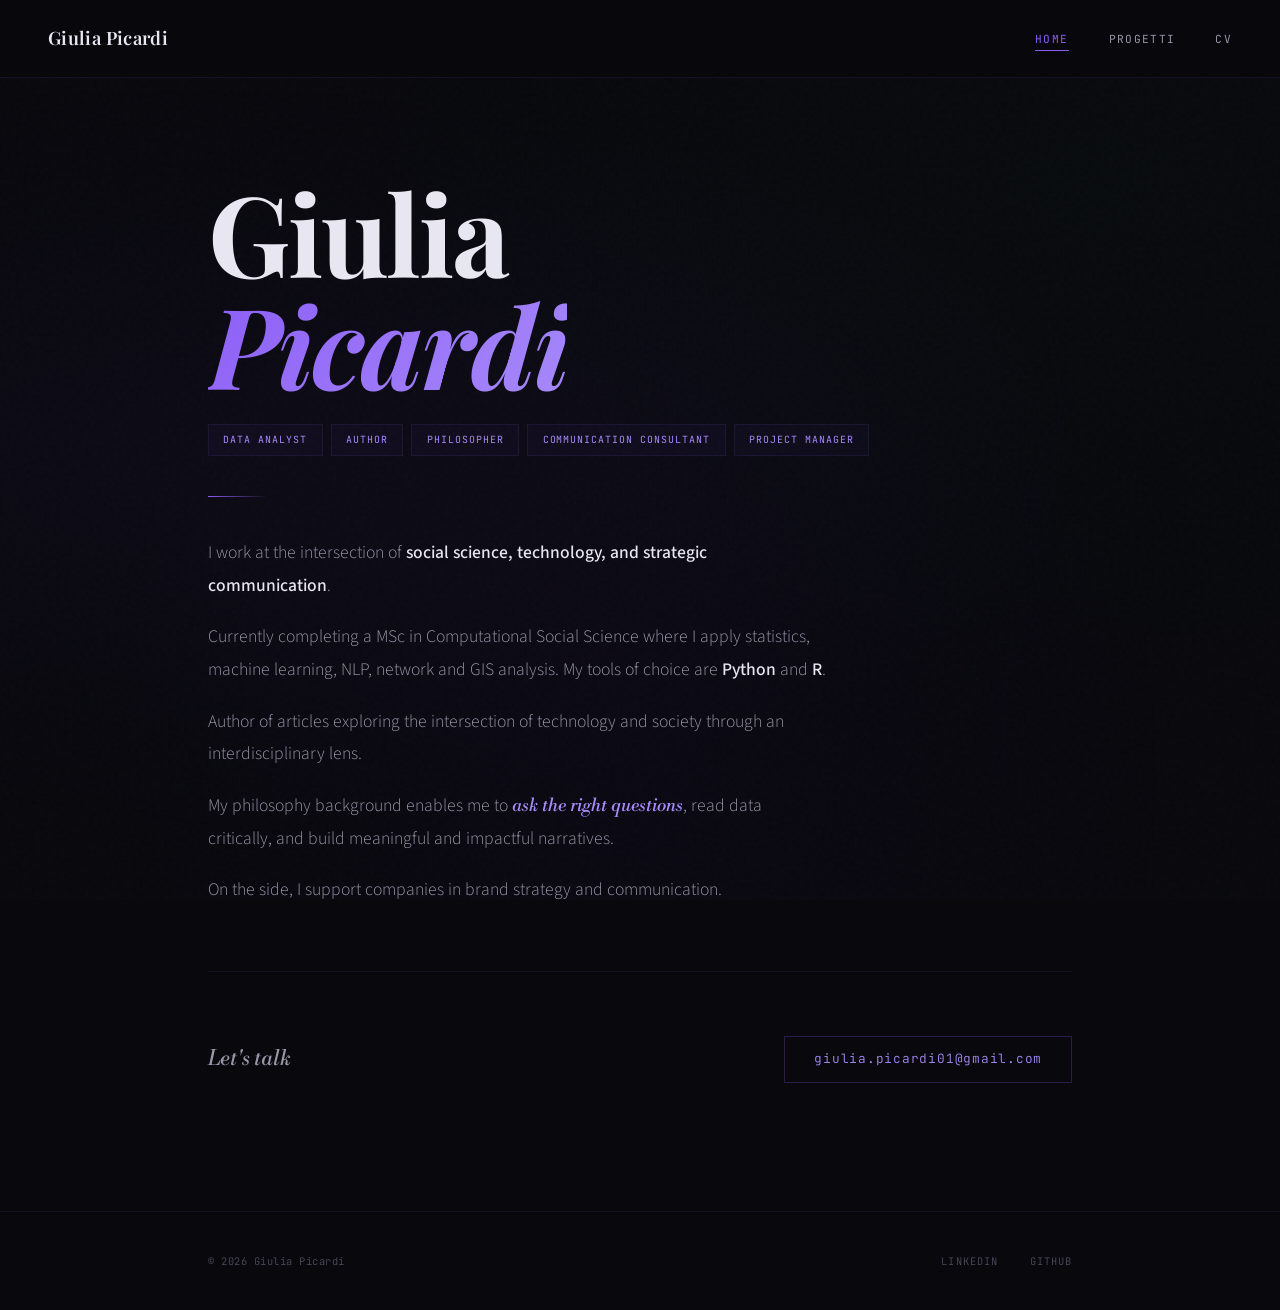
<file: index.html>
<!DOCTYPE html>
<html lang="en">
<head>
  <meta charset="UTF-8">
  <meta name="viewport" content="width=device-width, initial-scale=1.0">
  <title>Giulia Picardi</title>
  <link rel="stylesheet" href="style.css">
</head>
<body>

  <nav>
    <a href="index.html" class="logo">Giulia Picardi</a>
    <button class="nav-toggle" onclick="document.querySelector('.nav-links').classList.toggle('open')">
      <span></span><span></span><span></span>
    </button>
    <ul class="nav-links">
      <li><a href="index.html" class="active">Home</a></li>
      <li><a href="progetti.html">Progetti</a></li>
      <li><a href="cv.html">CV</a></li>
    </ul>
  </nav>

  <main>
    <div class="container">
      <section class="hero">

        <div class="vine-decoration">
          <svg viewBox="0 0 250 500" xmlns="http://www.w3.org/2000/svg">
            <path d="M200 0 C160 70 230 110 180 180 C130 250 210 290 160 370 C130 410 150 450 140 500" stroke="#8b5cf6" fill="none" stroke-width="1.5" opacity="0.6"/>
            <path d="M180 180 C145 170 125 190 135 215" stroke="#22c55e" fill="none" stroke-width="1" opacity="0.7"/>
            <path d="M160 370 C125 360 105 380 115 405" stroke="#22c55e" fill="none" stroke-width="1" opacity="0.7"/>
            <circle cx="135" cy="215" r="3" fill="#22c55e" opacity="0.4"/>
            <circle cx="115" cy="405" r="2.5" fill="#22c55e" opacity="0.4"/>
            <path d="M210 40 C180 80 220 110 195 140" stroke="#8b5cf6" fill="none" stroke-width="0.8" opacity="0.3"/>
            <path d="M195 140 C170 135 158 150 165 170" stroke="#22c55e" fill="none" stroke-width="0.8" opacity="0.4"/>
            <circle cx="165" cy="170" r="2" fill="#22c55e" opacity="0.3"/>
          </svg>
        </div>

        <h1 class="hero-name">Giulia<br><span class="accent">Picardi</span></h1>

        <div class="hero-roles">
          <span class="role-tag">Data Analyst</span>
          <span class="role-tag">Author</span>
          <span class="role-tag">Philosopher</span>
          <span class="role-tag">Communication Consultant</span>
          <span class="role-tag">Project Manager</span>
        </div>

        <div class="hero-divider"></div>

        <div class="hero-bio">
          <p>I work at the intersection of <strong>social science, technology, and strategic communication</strong>.</p>
          <p>Currently completing a MSc in Computational Social Science where I apply statistics, machine learning, NLP, network and GIS analysis. My tools of choice are <strong>Python</strong> and <strong>R</strong>.</p>
          <p>Author of articles exploring the intersection of technology and society through an interdisciplinary lens.</p>
          <p>My philosophy background enables me to <em>ask the right questions</em>, read data critically, and build meaningful and impactful narratives.</p>
          <p>On the side, I support companies in brand strategy and communication.</p>
        </div>

      </section>
    </div>

    <div class="container">
      <div class="contact-strip">
        <div class="contact-inner">
          <span class="contact-text">Let's talk</span>
          <a href="mailto:giulia.picardi01@gmail.com" class="contact-email">giulia.picardi01@gmail.com</a>
        </div>
      </div>
    </div>
  </main>

  <footer>
    <div class="container">
      <div class="footer-content">
        <span class="footer-left">&copy; 2026 Giulia Picardi</span>
        <div class="footer-links">
          <a href="https://linkedin.com/in/giuliapicardi" target="_blank">LinkedIn</a>
          <a href="https://github.com/giuliapic" target="_blank">GitHub</a>
        </div>
      </div>
    </div>
  </footer>

</body>
</html>
</file>
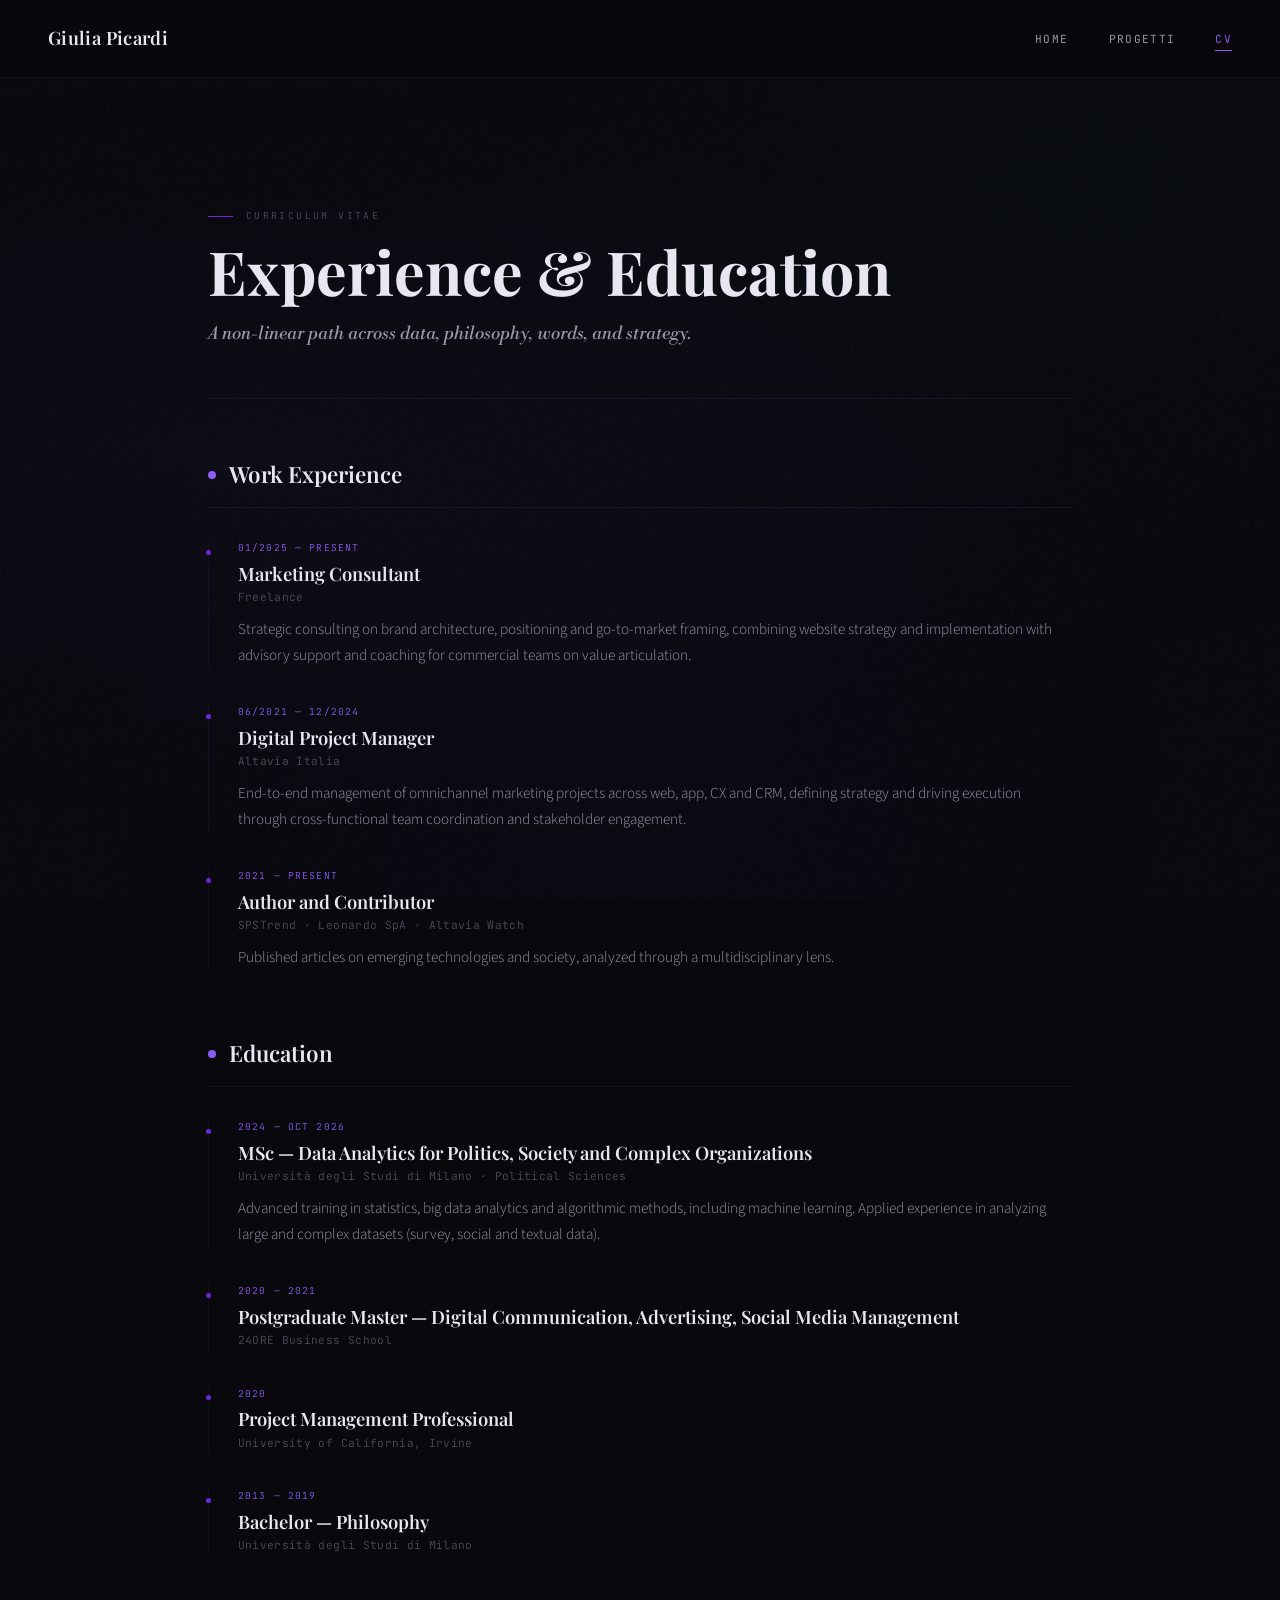
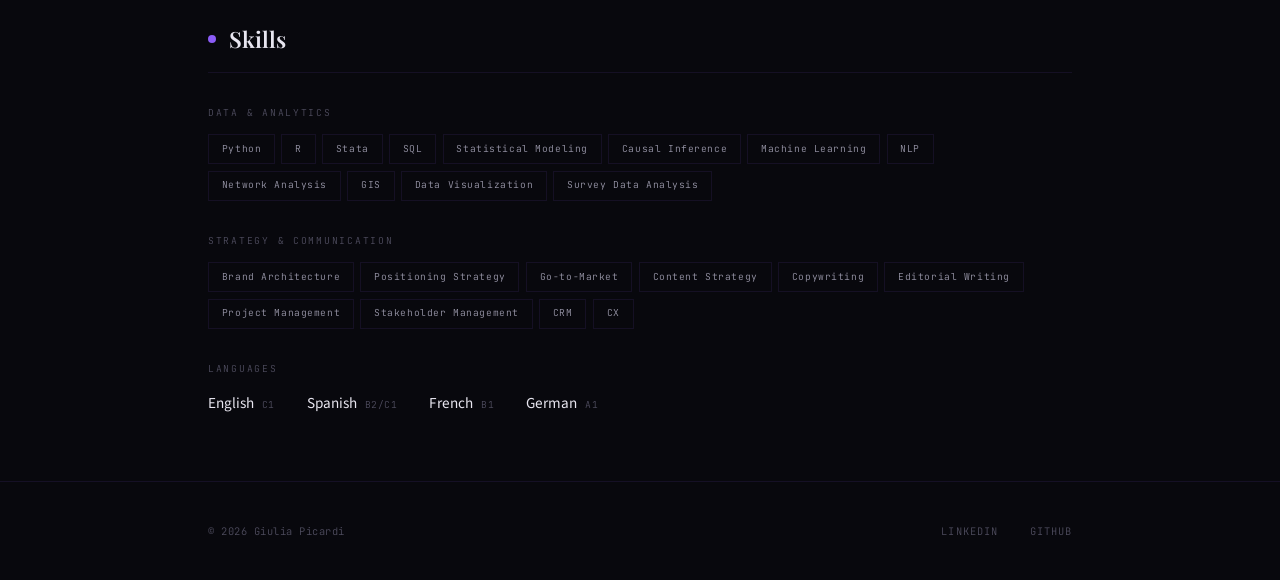
<file: cv.html>
<!DOCTYPE html>
<html lang="en">
<head>
  <meta charset="UTF-8">
  <meta name="viewport" content="width=device-width, initial-scale=1.0">
  <title>CV — Giulia Picardi</title>
  <link rel="stylesheet" href="style.css">
</head>
<body>

  <nav>
    <a href="index.html" class="logo">Giulia Picardi</a>
    <button class="nav-toggle" onclick="document.querySelector('.nav-links').classList.toggle('open')">
      <span></span><span></span><span></span>
    </button>
    <ul class="nav-links">
      <li><a href="index.html">Home</a></li>
      <li><a href="progetti.html">Progetti</a></li>
      <li><a href="cv.html" class="active">CV</a></li>
    </ul>
  </nav>

  <main>
    <div class="container">

      <div class="page-header">
        <span class="section-label">Curriculum Vitae</span>
        <h1>Experience &amp; Education</h1>
        <p>A non-linear path across data, philosophy, words, and strategy.</p>
      </div>

      <!-- WORK EXPERIENCE -->
      <div class="cv-section">
        <h2 class="cv-section-title">Work Experience</h2>

        <div class="cv-entry">
          <span class="cv-period">01/2025 — Present</span>
          <h3>Marketing Consultant</h3>
          <span class="cv-place">Freelance</span>
          <p>Strategic consulting on brand architecture, positioning and go-to-market framing, combining website strategy and implementation with advisory support and coaching for commercial teams on value articulation.</p>
        </div>

        <div class="cv-entry">
          <span class="cv-period">06/2021 — 12/2024</span>
          <h3>Digital Project Manager</h3>
          <span class="cv-place">Altavia Italia</span>
          <p>End-to-end management of omnichannel marketing projects across web, app, CX and CRM, defining strategy and driving execution through cross-functional team coordination and stakeholder engagement.</p>
        </div>

        <div class="cv-entry">
          <span class="cv-period">2021 — Present</span>
          <h3>Author and Contributor</h3>
          <span class="cv-place">SPSTrend · Leonardo SpA · Altavia Watch</span>
          <p>Published articles on emerging technologies and society, analyzed through a multidisciplinary lens.</p>
        </div>
      </div>

      <!-- EDUCATION -->
      <div class="cv-section">
        <h2 class="cv-section-title">Education</h2>

        <div class="cv-entry">
          <span class="cv-period">2024 — Oct 2026</span>
          <h3>MSc — Data Analytics for Politics, Society and Complex Organizations</h3>
          <span class="cv-place">Università degli Studi di Milano · Political Sciences</span>
          <p>Advanced training in statistics, big data analytics and algorithmic methods, including machine learning. Applied experience in analyzing large and complex datasets (survey, social and textual data).</p>
        </div>

        <div class="cv-entry">
          <span class="cv-period">2020 — 2021</span>
          <h3>Postgraduate Master — Digital Communication, Advertising, Social Media Management</h3>
          <span class="cv-place">24ORE Business School</span>
        </div>

        <div class="cv-entry">
          <span class="cv-period">2020</span>
          <h3>Project Management Professional</h3>
          <span class="cv-place">University of California, Irvine</span>
        </div>

        <div class="cv-entry">
          <span class="cv-period">2013 — 2019</span>
          <h3>Bachelor — Philosophy</h3>
          <span class="cv-place">Università degli Studi di Milano</span>
        </div>
      </div>

      <!-- SKILLS -->
      <div class="cv-section">
        <h2 class="cv-section-title">Skills</h2>

        <div class="skills-section">

          <div class="skills-group">
            <div class="skills-group-title">Data &amp; Analytics</div>
            <div class="skills-tags">
              <span class="skill-tag">Python</span>
              <span class="skill-tag">R</span>
              <span class="skill-tag">Stata</span>
              <span class="skill-tag">SQL</span>
              <span class="skill-tag">Statistical Modeling</span>
              <span class="skill-tag">Causal Inference</span>
              <span class="skill-tag">Machine Learning</span>
              <span class="skill-tag">NLP</span>
              <span class="skill-tag">Network Analysis</span>
              <span class="skill-tag">GIS</span>
              <span class="skill-tag">Data Visualization</span>
              <span class="skill-tag">Survey Data Analysis</span>
            </div>
          </div>

          <div class="skills-group">
            <div class="skills-group-title">Strategy &amp; Communication</div>
            <div class="skills-tags">
              <span class="skill-tag">Brand Architecture</span>
              <span class="skill-tag">Positioning Strategy</span>
              <span class="skill-tag">Go-to-Market</span>
              <span class="skill-tag">Content Strategy</span>
              <span class="skill-tag">Copywriting</span>
              <span class="skill-tag">Editorial Writing</span>
              <span class="skill-tag">Project Management</span>
              <span class="skill-tag">Stakeholder Management</span>
              <span class="skill-tag">CRM</span>
              <span class="skill-tag">CX</span>
            </div>
          </div>

          <div class="skills-group">
            <div class="skills-group-title">Languages</div>
            <div class="languages-row">
              <div class="lang-item">
                <span class="lang-name">English</span>
                <span class="lang-level">C1</span>
              </div>
              <div class="lang-item">
                <span class="lang-name">Spanish</span>
                <span class="lang-level">B2/C1</span>
              </div>
              <div class="lang-item">
                <span class="lang-name">French</span>
                <span class="lang-level">B1</span>
              </div>
              <div class="lang-item">
                <span class="lang-name">German</span>
                <span class="lang-level">A1</span>
              </div>
            </div>
          </div>

        </div>
      </div>

    </div>
  </main>

  <footer>
    <div class="container">
      <div class="footer-content">
        <span class="footer-left">&copy; 2026 Giulia Picardi</span>
        <div class="footer-links">
          <a href="https://linkedin.com/in/giuliapicardi" target="_blank">LinkedIn</a>
          <a href="https://github.com/giuliapic" target="_blank">GitHub</a>
        </div>
      </div>
    </div>
  </footer>

</body>
</html>
</file>
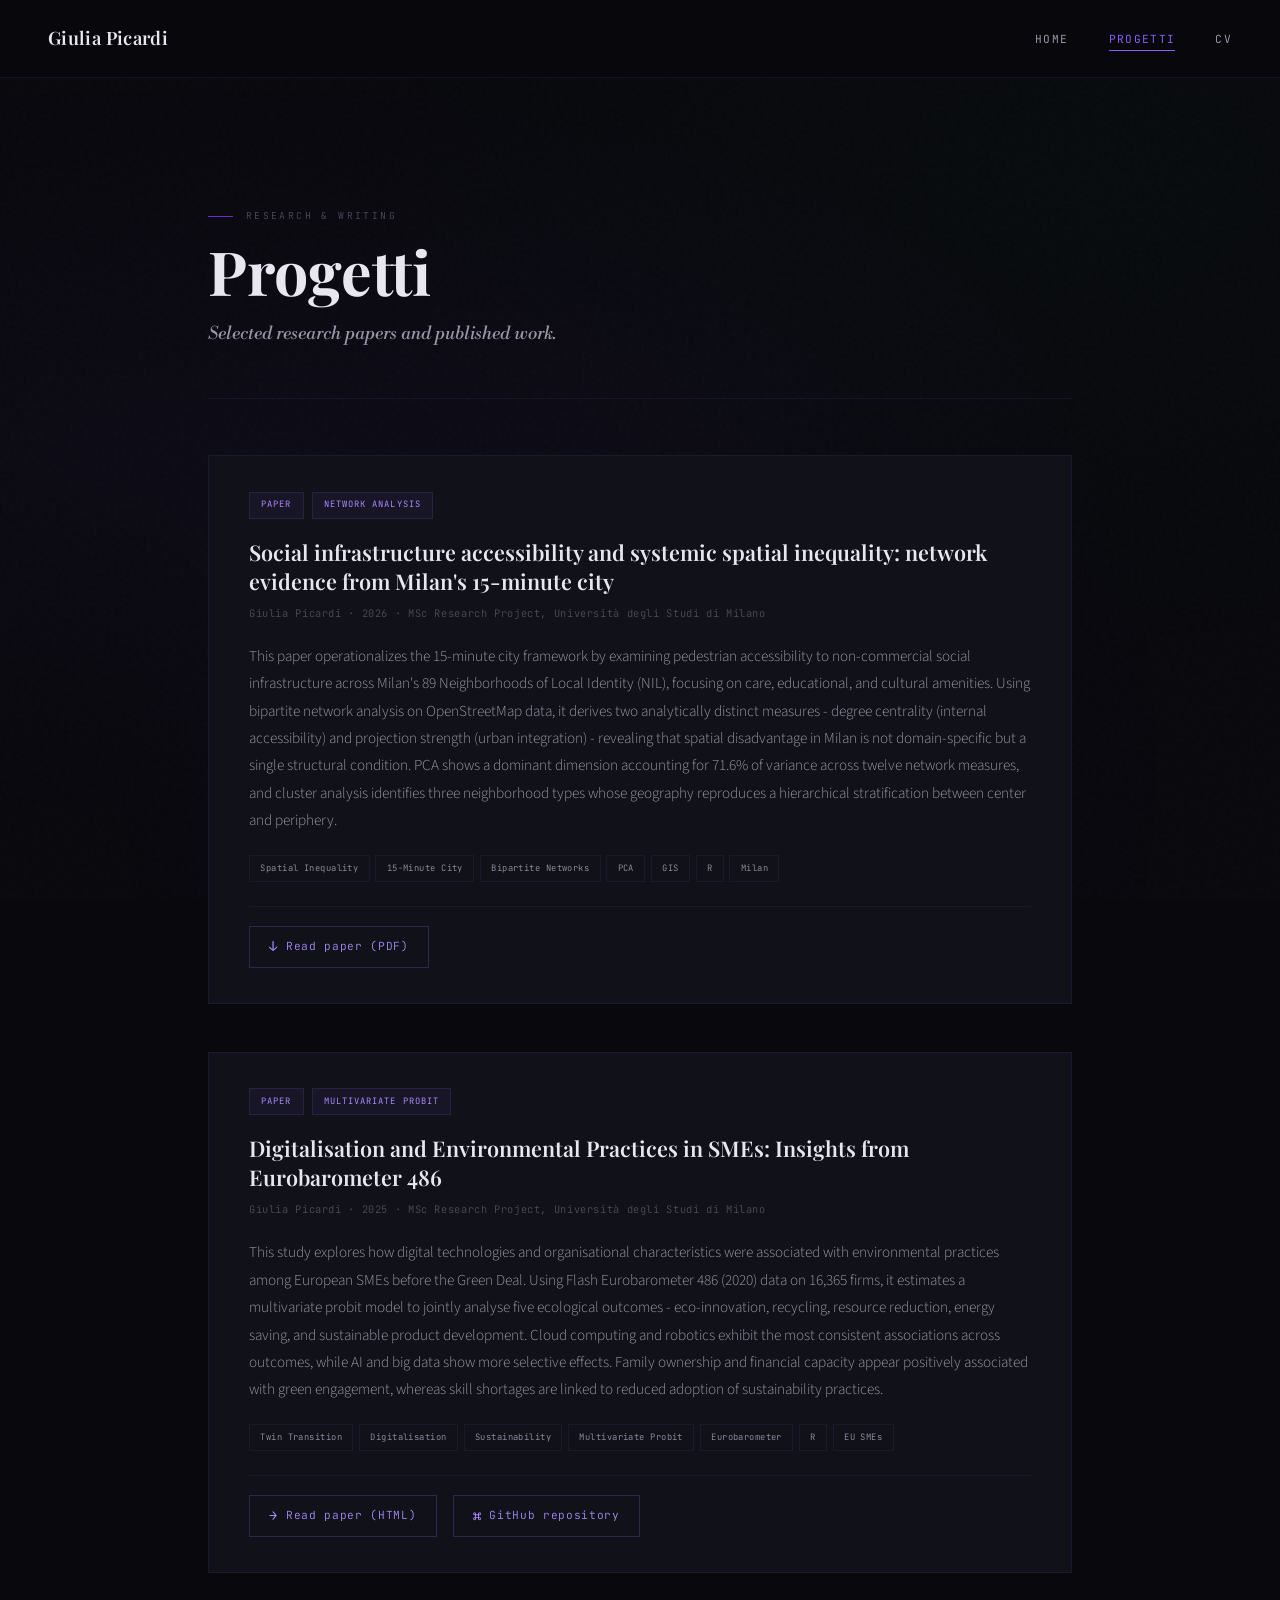
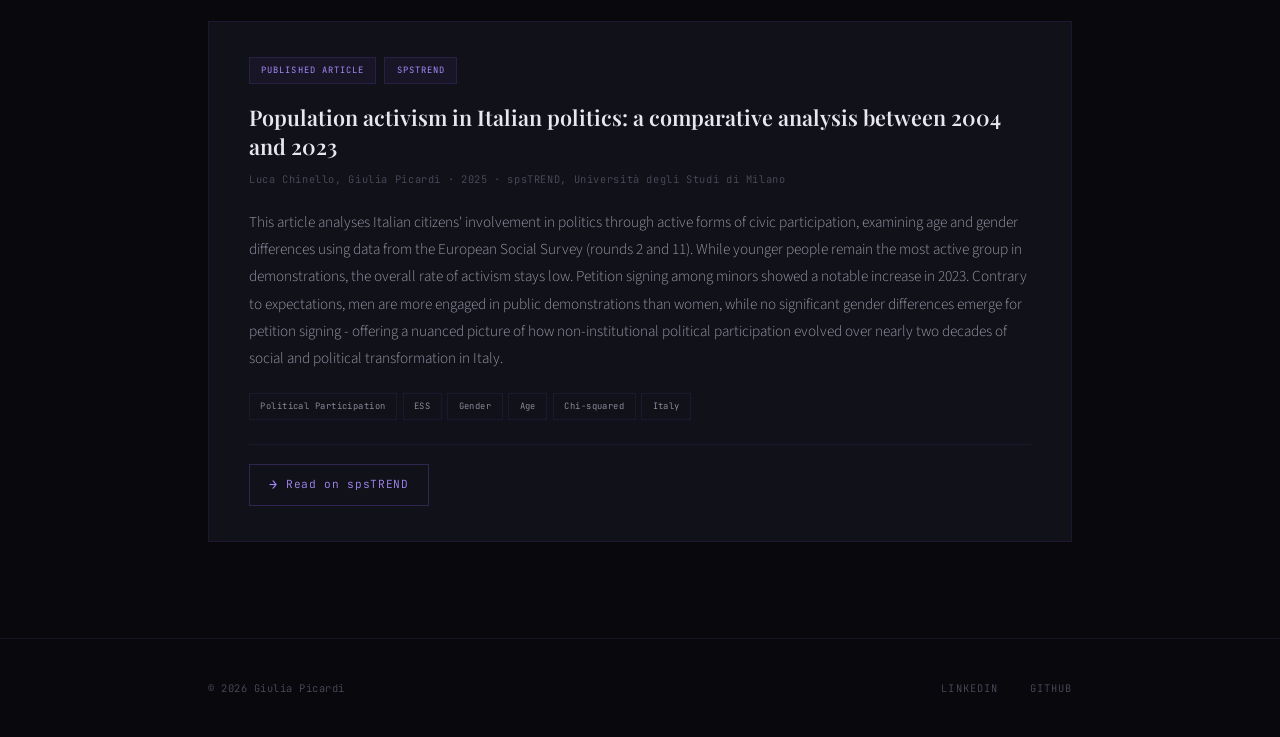
<file: progetti.html>
<!DOCTYPE html>
<html lang="en">
<head>
  <meta charset="UTF-8">
  <meta name="viewport" content="width=device-width, initial-scale=1.0">
  <title>Progetti — Giulia Picardi</title>
  <meta name="description" content="Research projects by Giulia Picardi — Computational Social Science, Network Analysis, Political Participation, Digital Sustainability.">
  <link rel="stylesheet" href="style.css">
</head>
<body>

  <nav>
    <a href="index.html" class="logo">Giulia Picardi</a>
    <button class="nav-toggle" onclick="document.querySelector('.nav-links').classList.toggle('open')">
      <span></span><span></span><span></span>
    </button>
    <ul class="nav-links">
      <li><a href="index.html">Home</a></li>
      <li><a href="progetti.html" class="active">Progetti</a></li>
      <li><a href="cv.html">CV</a></li>
    </ul>
  </nav>

  <main>
    <div class="container">

      <div class="page-header">
        <span class="section-label">Research &amp; Writing</span>
        <h1>Progetti</h1>
        <p>Selected research papers and published work.</p>
      </div>

      <!-- PROJECT CARDS -->
      <div class="projects-list">

        <!-- Project 1: Milan 15-min city -->
        <article class="project-card">
          <div class="project-type">
            <span class="type-tag">Paper</span>
            <span class="type-tag">Network Analysis</span>
          </div>
          <h2 class="project-title">Social infrastructure accessibility and systemic spatial inequality: network evidence from Milan's 15-minute city</h2>
          <p class="project-meta">Giulia Picardi · 2026 · MSc Research Project, Università degli Studi di Milano</p>
          <div class="project-abstract">
            <p>This paper operationalizes the 15-minute city framework by examining pedestrian accessibility to non-commercial social infrastructure across Milan's 89 Neighborhoods of Local Identity (NIL), focusing on care, educational, and cultural amenities. Using bipartite network analysis on OpenStreetMap data, it derives two analytically distinct measures - degree centrality (internal accessibility) and projection strength (urban integration) - revealing that spatial disadvantage in Milan is not domain-specific but a single structural condition. PCA shows a dominant dimension accounting for 71.6% of variance across twelve network measures, and cluster analysis identifies three neighborhood types whose geography reproduces a hierarchical stratification between center and periphery.</p>
          </div>
          <div class="project-tags">
            <span class="p-tag">Spatial Inequality</span>
            <span class="p-tag">15-Minute City</span>
            <span class="p-tag">Bipartite Networks</span>
            <span class="p-tag">PCA</span>
            <span class="p-tag">GIS</span>
            <span class="p-tag">R</span>
            <span class="p-tag">Milan</span>
          </div>
          <div class="project-links">
            <a href="Giulia_Picardi_paper.pdf" class="project-link" target="_blank">
              <span class="link-icon">↓</span> Read paper (PDF)
            </a>
          </div>
        </article>

        <!-- Project 2: Twin Transition SMEs -->
        <article class="project-card">
          <div class="project-type">
            <span class="type-tag">Paper</span>
            <span class="type-tag">Multivariate Probit</span>
          </div>
          <h2 class="project-title">Digitalisation and Environmental Practices in SMEs: Insights from Eurobarometer 486</h2>
          <p class="project-meta">Giulia Picardi · 2025 · MSc Research Project, Università degli Studi di Milano</p>
          <div class="project-abstract">
            <p>This study explores how digital technologies and organisational characteristics were associated with environmental practices among European SMEs before the Green Deal. Using Flash Eurobarometer 486 (2020) data on 16,365 firms, it estimates a multivariate probit model to jointly analyse five ecological outcomes - eco-innovation, recycling, resource reduction, energy saving, and sustainable product development. Cloud computing and robotics exhibit the most consistent associations across outcomes, while AI and big data show more selective effects. Family ownership and financial capacity appear positively associated with green engagement, whereas skill shortages are linked to reduced adoption of sustainability practices.</p>
          </div>
          <div class="project-tags">
            <span class="p-tag">Twin Transition</span>
            <span class="p-tag">Digitalisation</span>
            <span class="p-tag">Sustainability</span>
            <span class="p-tag">Multivariate Probit</span>
            <span class="p-tag">Eurobarometer</span>
            <span class="p-tag">R</span>
            <span class="p-tag">EU SMEs</span>
          </div>
          <div class="project-links">
            <a href="00_report.html" class="project-link" target="_blank">
              <span class="link-icon">→</span> Read paper (HTML)
            </a>
            <a href="https://github.com/giuliapic/twin_transition_EU_SMEs" class="project-link" target="_blank">
              <span class="link-icon">⌘</span> GitHub repository
            </a>
          </div>
        </article>

        <!-- Project 3: Population Activism -->
        <article class="project-card">
          <div class="project-type">
            <span class="type-tag">Published Article</span>
            <span class="type-tag">spsTREND</span>
          </div>
          <h2 class="project-title">Population activism in Italian politics: a comparative analysis between 2004 and 2023</h2>
          <p class="project-meta">Luca Chinello, Giulia Picardi · 2025 · spsTREND, Università degli Studi di Milano</p>
          <div class="project-abstract">
            <p>This article analyses Italian citizens' involvement in politics through active forms of civic participation, examining age and gender differences using data from the European Social Survey (rounds 2 and 11). While younger people remain the most active group in demonstrations, the overall rate of activism stays low. Petition signing among minors showed a notable increase in 2023. Contrary to expectations, men are more engaged in public demonstrations than women, while no significant gender differences emerge for petition signing - offering a nuanced picture of how non-institutional political participation evolved over nearly two decades of social and political transformation in Italy.</p>
          </div>
          <div class="project-tags">
            <span class="p-tag">Political Participation</span>
            <span class="p-tag">ESS</span>
            <span class="p-tag">Gender</span>
            <span class="p-tag">Age</span>
            <span class="p-tag">Chi-squared</span>
            <span class="p-tag">Italy</span>
          </div>
          <div class="project-links">
            <a href="https://www.spstrend.it/studenti-population-activism/" class="project-link" target="_blank">
              <span class="link-icon">→</span> Read on spsTREND
            </a>
          </div>
        </article>

      </div>

    </div>
  </main>

  <footer>
    <div class="container">
      <div class="footer-content">
        <span class="footer-left">&copy; 2026 Giulia Picardi</span>
        <div class="footer-links">
          <a href="https://linkedin.com/in/giuliapicardi" target="_blank">LinkedIn</a>
          <a href="https://github.com/giuliapic" target="_blank">GitHub</a>
        </div>
      </div>
    </div>
  </footer>

</body>
</html>
</file>
<file: style.css>
@import url('https://fonts.googleapis.com/css2?family=Playfair+Display:ital,wght@0,400;0,500;0,600;0,700;0,800;0,900;1,400;1,600&family=Libre+Bodoni:ital,wght@0,400;0,500;0,600;0,700;1,400&family=JetBrains+Mono:wght@300;400;500&family=Source+Sans+3:wght@300;400;500;600&display=swap');

:root {
  --bg-deep: #08080d;
  --bg-surface: #0e0e16;
  --bg-elevated: #16161f;
  --bg-card: #111119;
  --purple-core: #8b5cf6;
  --purple-glow: #a78bfa;
  --purple-dark: #4c1d95;
  --purple-muted: #6d28d9;
  --green-wild: #22c55e;
  --text-primary: #e8e6f0;
  --text-secondary: #9896a8;
  --text-muted: #4e4c5e;
  --border-subtle: rgba(139, 92, 246, 0.1);
  --border-glow: rgba(139, 92, 246, 0.25);
  --font-display: 'Playfair Display', serif;
  --font-body: 'Source Sans 3', sans-serif;
  --font-accent: 'Libre Bodoni', serif;
  --font-mono: 'JetBrains Mono', monospace;
}

*, *::before, *::after { margin: 0; padding: 0; box-sizing: border-box; }
html { scroll-behavior: smooth; font-size: 16px; }

body {
  background: var(--bg-deep);
  color: var(--text-primary);
  font-family: var(--font-body);
  font-size: 1.05rem;
  font-weight: 300;
  line-height: 1.75;
  overflow-x: hidden;
  min-height: 100vh;
}

body::before {
  content: '';
  position: fixed;
  inset: 0;
  background:
    radial-gradient(ellipse at 15% 50%, rgba(139,92,246,0.035) 0%, transparent 60%),
    radial-gradient(ellipse at 85% 20%, rgba(34,197,94,0.02) 0%, transparent 50%),
    radial-gradient(ellipse at 50% 85%, rgba(76,29,149,0.04) 0%, transparent 60%);
  pointer-events: none; z-index: 0;
}

body::after {
  content: '';
  position: fixed;
  inset: 0;
  background-image: url("data:image/svg+xml,%3Csvg viewBox='0 0 256 256' xmlns='http://www.w3.org/2000/svg'%3E%3Cfilter id='n'%3E%3CfeTurbulence type='fractalNoise' baseFrequency='0.85' numOctaves='4' stitchTiles='stitch'/%3E%3C/filter%3E%3Crect width='100%25' height='100%25' filter='url(%23n)' opacity='0.025'/%3E%3C/svg%3E");
  pointer-events: none; z-index: 0;
}

/* ── NAV ── */
nav {
  position: fixed; top: 0; left: 0; right: 0; z-index: 1000;
  padding: 1.4rem 3rem;
  display: flex; justify-content: space-between; align-items: center;
  background: rgba(8,8,13,0.88);
  backdrop-filter: blur(20px);
  border-bottom: 1px solid var(--border-subtle);
}

nav .logo {
  font-family: var(--font-display);
  font-weight: 600; font-size: 1.15rem;
  letter-spacing: 0.02em;
  color: var(--text-primary); text-decoration: none;
}

nav .nav-links {
  display: flex; gap: 2.5rem; list-style: none; align-items: center;
}

nav .nav-links a {
  font-family: var(--font-mono); font-size: 0.7rem; font-weight: 400;
  letter-spacing: 0.12em; text-transform: uppercase;
  color: var(--text-secondary); text-decoration: none;
  padding: 0.3rem 0; transition: color 0.3s ease; position: relative;
}

nav .nav-links a::after {
  content: ''; position: absolute; bottom: 0; left: 0;
  width: 0; height: 1px; background: var(--purple-core);
  transition: width 0.3s ease;
}

nav .nav-links a:hover { color: var(--purple-glow); }
nav .nav-links a:hover::after { width: 100%; }
nav .nav-links a.active { color: var(--purple-core); }
nav .nav-links a.active::after { width: 100%; }

nav .nav-links span.disabled {
  font-family: var(--font-mono); font-size: 0.7rem; font-weight: 400;
  letter-spacing: 0.12em; text-transform: uppercase;
  color: var(--text-muted); cursor: default; position: relative;
}

nav .nav-links span.disabled .coming-soon {
  position: absolute; top: 100%; left: 50%; transform: translateX(-50%);
  font-size: 0.5rem; letter-spacing: 0.15em; color: var(--purple-dark);
  white-space: nowrap; opacity: 0; transition: opacity 0.3s ease;
}

nav .nav-links span.disabled:hover .coming-soon { opacity: 1; }

.nav-toggle {
  display: none; flex-direction: column; gap: 5px;
  cursor: pointer; background: none; border: none; padding: 5px;
}
.nav-toggle span {
  display: block; width: 22px; height: 1.5px;
  background: var(--text-primary); transition: all 0.3s ease;
}

/* ── MAIN ── */
main { position: relative; z-index: 1; padding-top: 5rem; }
.container { max-width: 960px; margin: 0 auto; padding: 0 3rem; }

/* ── HERO ── */
.hero {
  min-height: calc(100vh - 5rem);
  display: flex; flex-direction: column; justify-content: center;
  padding: 6rem 0 4rem; position: relative;
}

.hero-name {
  font-family: var(--font-display);
  font-size: clamp(3.5rem, 9vw, 7rem);
  font-weight: 700; line-height: 1.0; letter-spacing: -0.02em;
  color: var(--text-primary); margin-bottom: 1.5rem;
  opacity: 0; animation: fadeUp 0.8s ease forwards 0.2s;
}

.hero-name .accent {
  font-style: italic;
  background: linear-gradient(135deg, var(--purple-core), var(--purple-glow));
  -webkit-background-clip: text; -webkit-text-fill-color: transparent; background-clip: text;
}

.hero-roles {
  display: flex; flex-wrap: wrap; gap: 0.5rem; margin-bottom: 2.5rem;
  opacity: 0; animation: fadeUp 0.8s ease forwards 0.4s;
}

.role-tag {
  font-family: var(--font-mono); font-size: 0.62rem; font-weight: 400;
  letter-spacing: 0.1em; text-transform: uppercase;
  padding: 0.4rem 0.9rem;
  border: 1px solid var(--border-subtle); color: var(--purple-glow);
  background: rgba(139,92,246,0.04);
}

.hero-divider {
  width: 60px; height: 1px;
  background: linear-gradient(90deg, var(--purple-core), transparent);
  margin-bottom: 2.5rem;
  opacity: 0; animation: fadeUp 0.8s ease forwards 0.5s;
}

.hero-bio {
  max-width: 620px;
  opacity: 0; animation: fadeUp 0.8s ease forwards 0.6s;
}

.hero-bio p {
  font-size: 1.1rem; font-weight: 300;
  color: var(--text-secondary); line-height: 1.85; margin-bottom: 1.2rem;
}
.hero-bio p:last-child { margin-bottom: 0; }
.hero-bio strong { color: var(--text-primary); font-weight: 500; }
.hero-bio em {
  font-family: var(--font-accent); font-style: italic; color: var(--purple-glow);
}

.vine-decoration {
  position: absolute; right: -40px; top: 50%; transform: translateY(-50%);
  width: 250px; height: 500px; opacity: 0.045; pointer-events: none;
}
.vine-decoration svg { width: 100%; height: 100%; }

@keyframes fadeUp {
  from { opacity: 0; transform: translateY(18px); }
  to { opacity: 1; transform: translateY(0); }
}

/* ── CONTACT STRIP ── */
.contact-strip {
  padding: 4rem 0; border-top: 1px solid var(--border-subtle);
  opacity: 0; animation: fadeUp 0.8s ease forwards 0.9s;
}

.contact-inner {
  display: flex; justify-content: space-between; align-items: center;
}

.contact-text {
  font-family: var(--font-accent); font-size: 1.3rem;
  font-style: italic; color: var(--text-secondary);
}

.contact-email {
  font-family: var(--font-mono); font-size: 0.8rem;
  color: var(--purple-glow); text-decoration: none;
  padding: 0.7rem 1.8rem; border: 1px solid var(--border-glow);
  letter-spacing: 0.06em; transition: all 0.3s ease;
}

.contact-email:hover {
  background: rgba(139,92,246,0.08);
  box-shadow: 0 0 30px rgba(139,92,246,0.12);
}

/* ── PAGE HEADER ── */
.page-header {
  padding: 8rem 0 3rem;
  border-bottom: 1px solid var(--border-subtle);
  margin-bottom: 3.5rem;
}

.section-label {
  font-family: var(--font-mono); font-size: 0.6rem; font-weight: 300;
  letter-spacing: 0.25em; text-transform: uppercase;
  color: var(--text-muted); margin-bottom: 0.8rem;
  display: flex; align-items: center; gap: 0.8rem;
}

.section-label::before {
  content: ''; width: 25px; height: 1px; background: var(--purple-muted);
}

.page-header h1 {
  font-family: var(--font-display);
  font-size: clamp(2.5rem, 5vw, 3.8rem);
  font-weight: 700; line-height: 1.1; margin-bottom: 1rem;
}

.page-header p {
  font-family: var(--font-accent); font-style: italic;
  color: var(--text-secondary); font-size: 1.1rem;
  max-width: 550px; line-height: 1.7;
}

/* ── CV ── */
.cv-section { margin-bottom: 4rem; }

.cv-section-title {
  font-family: var(--font-display); font-size: 1.4rem; font-weight: 600;
  margin-bottom: 2rem; padding-bottom: 0.8rem;
  border-bottom: 1px solid var(--border-subtle);
  display: flex; align-items: center; gap: 0.8rem;
}

.cv-section-title::before {
  content: ''; width: 8px; height: 8px;
  background: var(--purple-core); border-radius: 50%; flex-shrink: 0;
}

.cv-entry {
  margin-bottom: 2.2rem; padding-left: 1.8rem;
  border-left: 1px solid rgba(139,92,246,0.08); position: relative;
}

.cv-entry::before {
  content: ''; position: absolute; left: -3px; top: 0.6rem;
  width: 5px; height: 5px; background: var(--purple-muted); border-radius: 50%;
}

.cv-entry .cv-period {
  font-family: var(--font-mono); font-size: 0.6rem;
  letter-spacing: 0.12em; text-transform: uppercase;
  color: var(--purple-core); margin-bottom: 0.3rem; display: block;
}

.cv-entry h3 {
  font-family: var(--font-display); font-size: 1.15rem;
  font-weight: 600; margin-bottom: 0.15rem; line-height: 1.3;
}

.cv-entry .cv-place {
  font-family: var(--font-mono); font-size: 0.7rem;
  color: var(--text-muted); margin-bottom: 0.5rem;
  display: block; letter-spacing: 0.03em;
}

.cv-entry p {
  font-size: 0.95rem; color: var(--text-secondary); line-height: 1.75;
}

/* ── SKILLS ── */
.skills-section { margin-top: 1rem; }
.skills-group { margin-bottom: 2rem; }

.skills-group-title {
  font-family: var(--font-mono); font-size: 0.6rem;
  letter-spacing: 0.18em; text-transform: uppercase;
  color: var(--text-muted); margin-bottom: 0.8rem;
}

.skills-tags { display: flex; flex-wrap: wrap; gap: 0.4rem; }

.skill-tag {
  font-family: var(--font-mono); font-size: 0.6rem;
  letter-spacing: 0.06em; padding: 0.35rem 0.8rem;
  border: 1px solid var(--border-subtle); color: var(--text-secondary);
  transition: all 0.3s ease;
}

.skill-tag:hover {
  border-color: var(--purple-core); color: var(--purple-glow);
  background: rgba(139,92,246,0.05);
}

/* ── LANGUAGES ── */
.languages-row { display: flex; gap: 2rem; flex-wrap: wrap; margin-top: 0.5rem; }

.lang-item { display: flex; align-items: baseline; gap: 0.5rem; }

.lang-name { font-size: 0.95rem; color: var(--text-primary); font-weight: 400; }

.lang-level {
  font-family: var(--font-mono); font-size: 0.6rem;
  color: var(--text-muted); letter-spacing: 0.05em;
}

/* ── PROJECTS ── */
.projects-list {
  display: flex; flex-direction: column; gap: 3rem;
  padding-bottom: 2rem;
}

.project-card {
  padding: 2.2rem 2.5rem;
  background: var(--bg-card);
  border: 1px solid var(--border-subtle);
  transition: border-color 0.4s ease, box-shadow 0.4s ease;
  position: relative;
}

.project-card:hover {
  border-color: var(--border-glow);
  box-shadow: 0 0 40px rgba(139,92,246,0.06);
}

.project-type {
  display: flex; gap: 0.5rem; margin-bottom: 1.2rem; flex-wrap: wrap;
}

.type-tag {
  font-family: var(--font-mono); font-size: 0.55rem; font-weight: 400;
  letter-spacing: 0.12em; text-transform: uppercase;
  padding: 0.3rem 0.7rem;
  background: rgba(139,92,246,0.06);
  border: 1px solid rgba(139,92,246,0.15);
  color: var(--purple-glow);
}

.project-title {
  font-family: var(--font-display);
  font-size: 1.35rem; font-weight: 600;
  line-height: 1.35; margin-bottom: 0.5rem;
  color: var(--text-primary);
}

.project-meta {
  font-family: var(--font-mono); font-size: 0.65rem;
  letter-spacing: 0.06em; color: var(--text-muted);
  margin-bottom: 1.3rem;
}

.project-abstract p {
  font-size: 0.95rem; font-weight: 300;
  color: var(--text-secondary); line-height: 1.8;
  margin-bottom: 1.3rem;
}

.project-tags {
  display: flex; flex-wrap: wrap; gap: 0.35rem;
  margin-bottom: 1.5rem;
}

.p-tag {
  font-family: var(--font-mono); font-size: 0.55rem;
  letter-spacing: 0.05em; padding: 0.28rem 0.65rem;
  border: 1px solid var(--border-subtle); color: var(--text-secondary);
  transition: all 0.3s ease;
}

.p-tag:hover {
  border-color: var(--purple-core); color: var(--purple-glow);
  background: rgba(139,92,246,0.05);
}

.project-links {
  display: flex; gap: 1rem; flex-wrap: wrap;
  padding-top: 1.2rem;
  border-top: 1px solid var(--border-subtle);
}

.project-link {
  font-family: var(--font-mono); font-size: 0.7rem;
  letter-spacing: 0.06em; color: var(--purple-glow);
  text-decoration: none; padding: 0.5rem 1.2rem;
  border: 1px solid var(--border-glow);
  transition: all 0.3s ease;
  display: inline-flex; align-items: center; gap: 0.5rem;
}

.project-link:hover {
  background: rgba(139,92,246,0.08);
  box-shadow: 0 0 25px rgba(139,92,246,0.1);
}

.link-icon {
  font-size: 0.85rem;
}

@media (max-width: 768px) {
  .project-card { padding: 1.5rem 1.3rem; }
  .project-title { font-size: 1.15rem; }
  .project-links { flex-direction: column; }
  .project-link { text-align: center; justify-content: center; }
}

/* ── COMING SOON ── */
.coming-soon-page {
  min-height: 60vh; display: flex; flex-direction: column;
  align-items: center; justify-content: center; text-align: center;
  padding: 6rem 0;
}

.coming-soon-page h1 {
  font-family: var(--font-display);
  font-size: clamp(2rem, 4vw, 3rem); font-weight: 700; margin-bottom: 1rem;
}

.coming-soon-page p {
  font-family: var(--font-accent); font-style: italic;
  color: var(--text-muted); font-size: 1.1rem;
}

.cs-line { width: 40px; height: 1px; background: var(--purple-dark); margin: 2rem 0; }

/* ── FOOTER ── */
footer {
  border-top: 1px solid var(--border-subtle);
  padding: 2.5rem 0; margin-top: 4rem;
}

.footer-content {
  display: flex; justify-content: space-between; align-items: center;
}

.footer-left {
  font-family: var(--font-mono); font-size: 0.65rem;
  color: var(--text-muted); letter-spacing: 0.05em;
}

.footer-links { display: flex; gap: 2rem; }

.footer-links a {
  font-family: var(--font-mono); font-size: 0.65rem;
  color: var(--text-muted); text-decoration: none;
  letter-spacing: 0.1em; text-transform: uppercase;
  transition: color 0.3s ease;
}

.footer-links a:hover { color: var(--purple-glow); }

/* ── RESPONSIVE ── */
@media (max-width: 768px) {
  nav { padding: 1rem 1.5rem; }
  .nav-toggle { display: flex; }

  nav .nav-links {
    position: fixed; top: 0; right: -100%; width: 70%; height: 100vh;
    flex-direction: column; justify-content: center;
    background: var(--bg-surface); border-left: 1px solid var(--border-subtle);
    padding: 2rem; gap: 2rem; transition: right 0.4s ease;
  }
  nav .nav-links.open { right: 0; }

  .container { padding: 0 1.5rem; }
  .hero-name { font-size: clamp(2.8rem, 12vw, 4.5rem); }
  .vine-decoration { display: none; }

  .contact-inner {
    flex-direction: column; gap: 1.5rem; text-align: center;
  }

  .footer-content {
    flex-direction: column; gap: 1.2rem; text-align: center;
  }

  .languages-row { gap: 1.2rem; }
}
</file>
